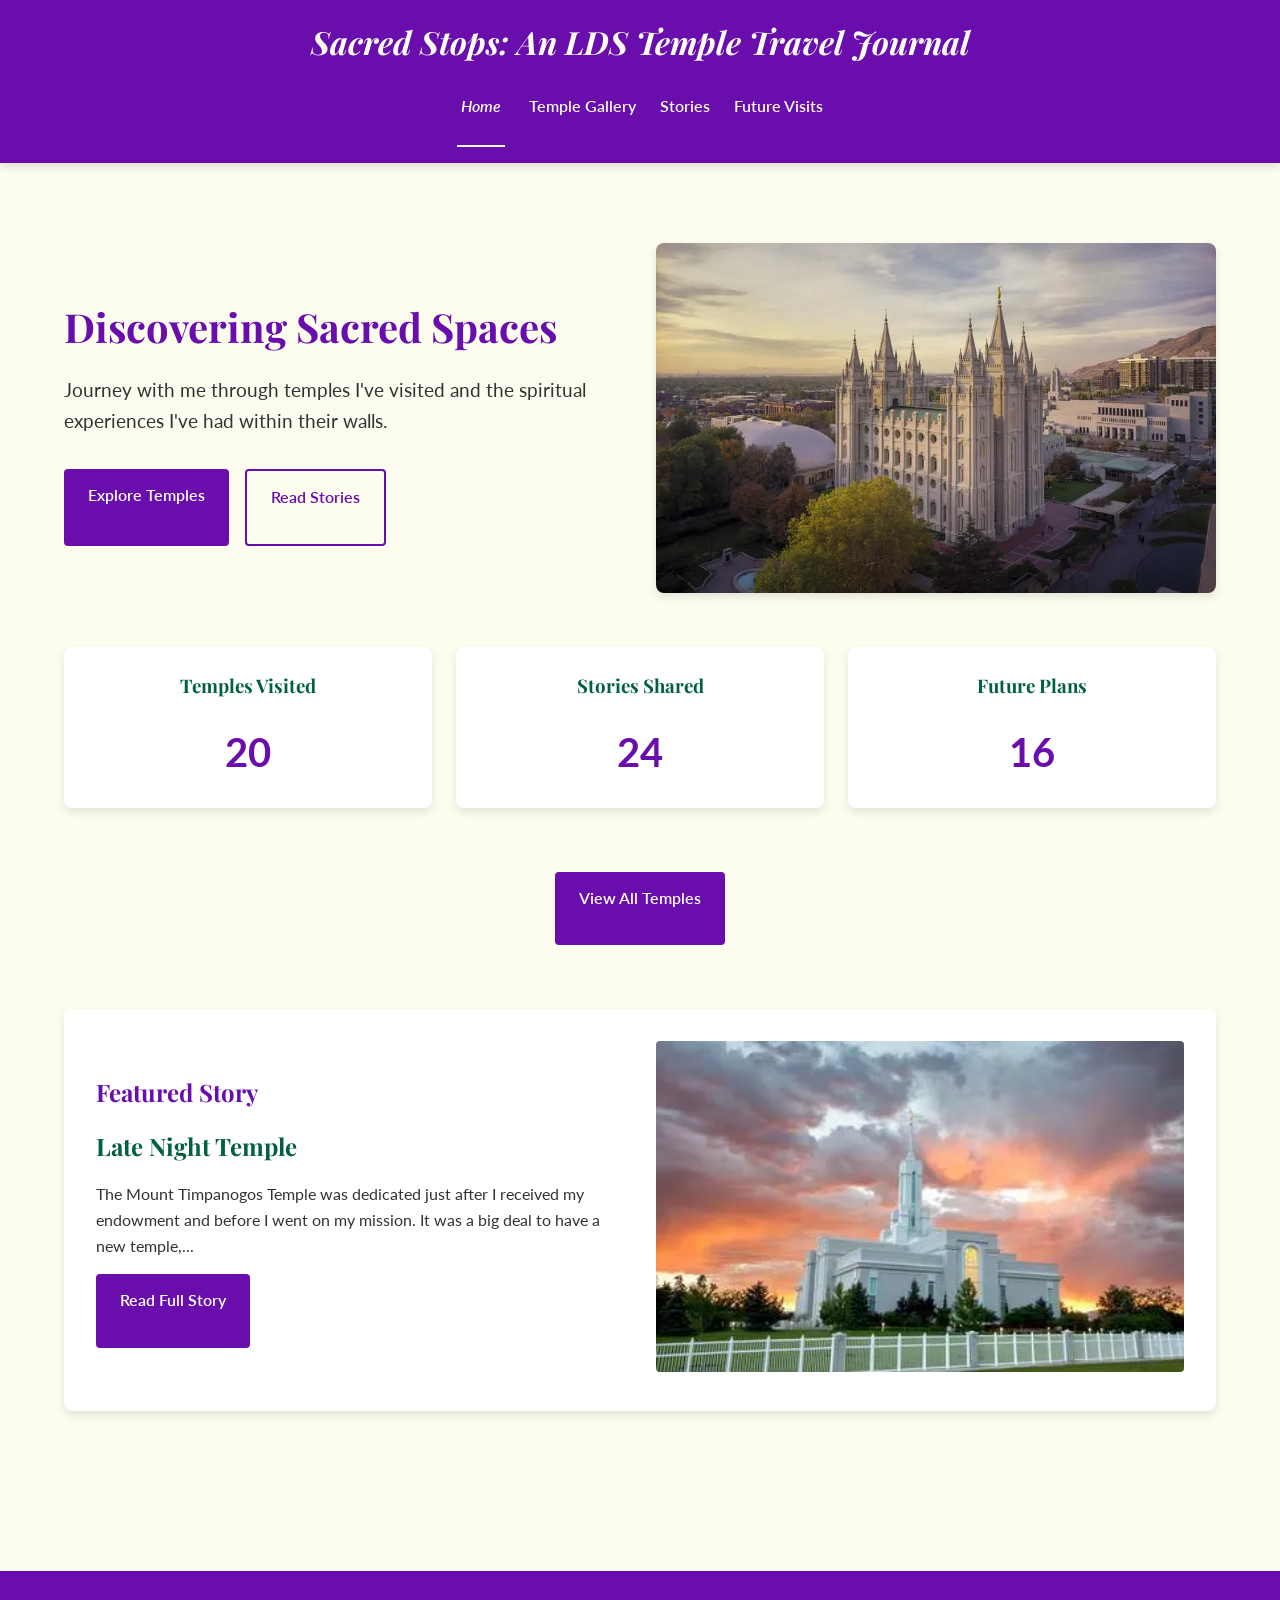
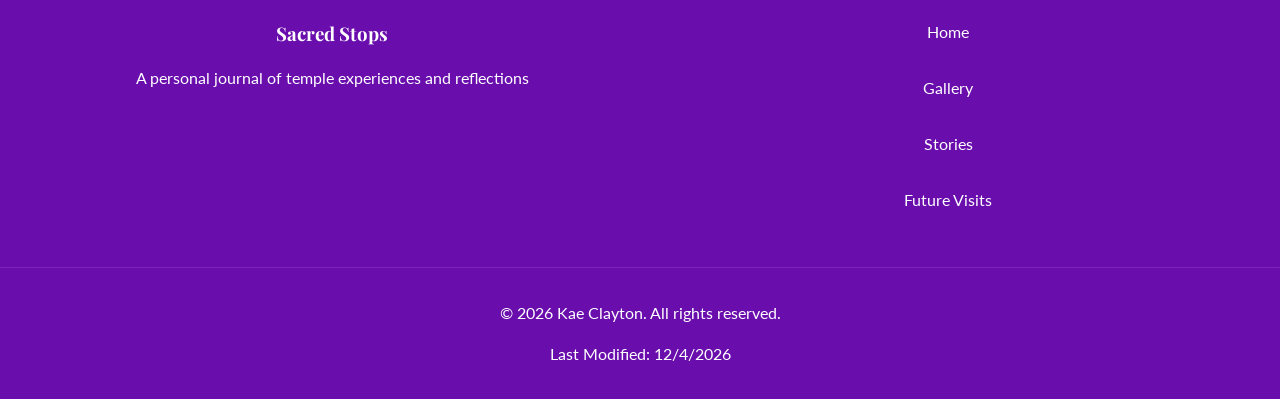
<file: index.html>
<!DOCTYPE html>
<html lang="en">
<head>
    <meta charset="UTF-8">
    <meta name="viewport" content="width=device-width, initial-scale=1.0">
    <title>Sacred Stops: An LDS Temple Travel Journal</title>
    <meta name="author" content="Kae Clayton">
    <meta name="description" content="A site with pictures and stories of temples I have traveled to and visited">
    <link rel="preconnect" href="https://fonts.googleapis.com">
    <link rel="preconnect" href="https://fonts.gstatic.com" crossorigin>
    <link href="https://fonts.googleapis.com/css2?family=Lato:ital@0;1&family=Playfair+Display:ital@0;1&display=swap" rel="stylesheet">
    <link rel="stylesheet" href="styles/main.css">
    <link rel="stylesheet" href="styles/home.css">
    <script src="scripts/main.js" defer></script>
</head>
<body class="home-page">
    <header>
        <h1>Sacred Stops: An LDS Temple Travel Journal</h1>
        <nav>
            <a href="index.html" class="active">Home</a>
            <a href="gallery.html">Temple Gallery</a>
            <a href="stories.html">Stories</a>
            <a href="future.html">Future Visits</a>
        </nav>
    </header>
    <main class="container">
        <section class="hero">
            <div class="hero-content">
                <h2>Discovering Sacred Spaces</h2>
                <p>Journey with me through temples I've visited and the spiritual experiences I've had within their walls.
                </p>
                <div class="hero-buttons">
                    <a href="gallery.html" class="btn">Explore Temples</a>
                    <a href="stories.html" class="btn btn-outline">Read Stories</a>
                </div>
            </div>
            <div class="hero-image">
                <img src="images/salt-lake-hero.webp" alt="Salt Lake Temple" onerror="this.src='images/salt-lake-hero.jpg'">
            </div>
        </section>
    
        <section class="stats">
            <div class="stat-card">
                <h3>Temples Visited</h3>
                <p class="stat-number" id="visited-count">20</p>
            </div>
            <div class="stat-card">
                <h3>Stories Shared</h3>
                <p class="stat-number" id="stories-count">23</p>
            </div>
            <div class="stat-card">
                <h3>Future Plans</h3>
                <p class="stat-number" id="future-count">16</p>
            </div>
        </section>
    
        <section class="featured-temples">
            <a href="gallery.html" class="btn">View All Temples</a>
        </section>
    
        <section class="featured-story">
            <div class="story-content">
                <h2>Featured Story</h2>
                <h3 id="featured-story-title">Finally Visiting St. George</h3>
                <p id="featured-story-excerpt">After years of trying, I finally got to visit the St. George Temple. The
                    experience was more emotional than I ever expected...</p>
                <a href="stories.html" id="featured-story-link" class="btn">Read Full Story</a>
            </div>
            <div class="story-image">
                <img src="images/st-george-temple.webp" alt="St. George Temple" id="featured-story-image" loading="lazy">
            </div>
        </section>
    </main>
    
    <footer>
        <div class="footer-content">
            <div class="footer-about">
                <h3>Sacred Stops</h3>
                <p>A personal journal of temple experiences and reflections</p>
            </div>
            <div class="footer-links">
                <a href="index.html">Home</a>
                <a href="gallery.html">Gallery</a>
                <a href="stories.html">Stories</a>
                <a href="future.html">Future Visits</a>
            </div>
            </div>
        </div>
        <div class="footer-copyright">
            <p>&copy; <span id="current-year"></span> Kae Clayton. All rights reserved.</p>
            <p id="lastModified"></p>
        </div>
    </footer>
</body>
</html>
</file>
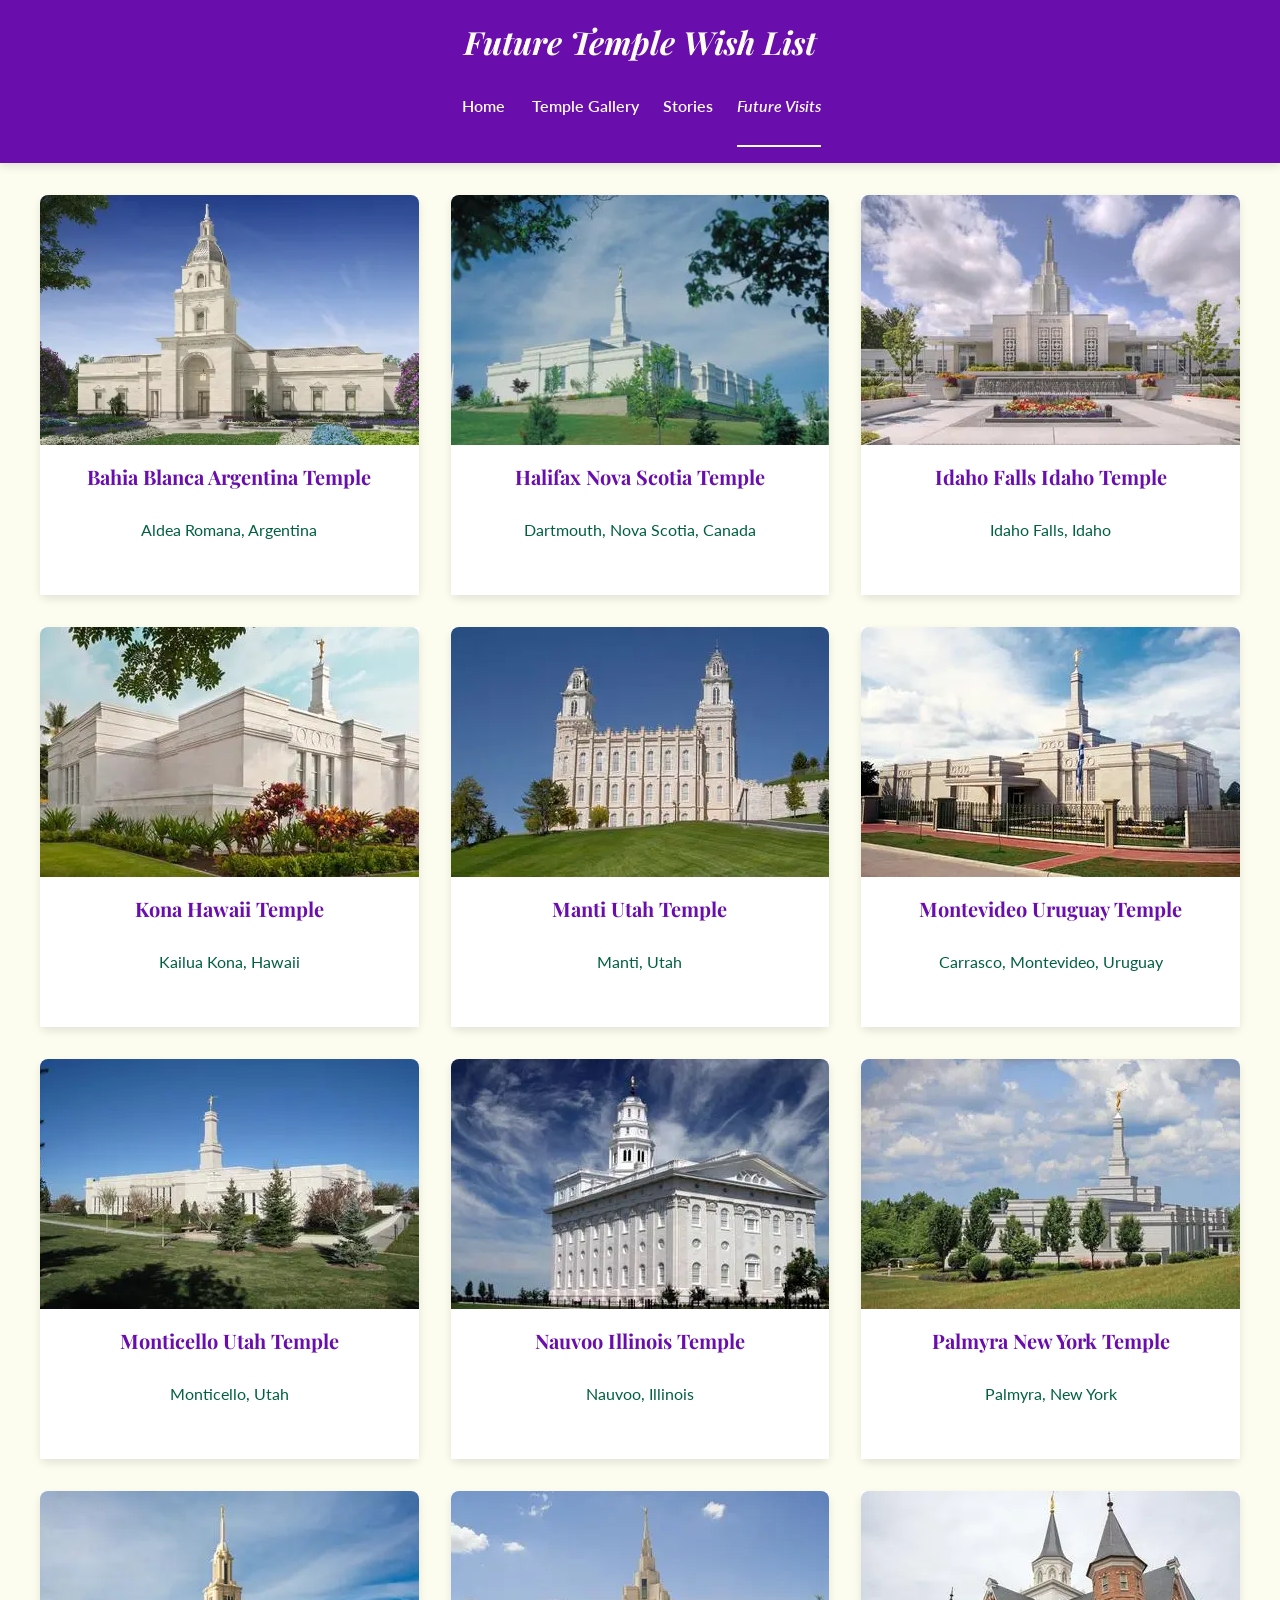
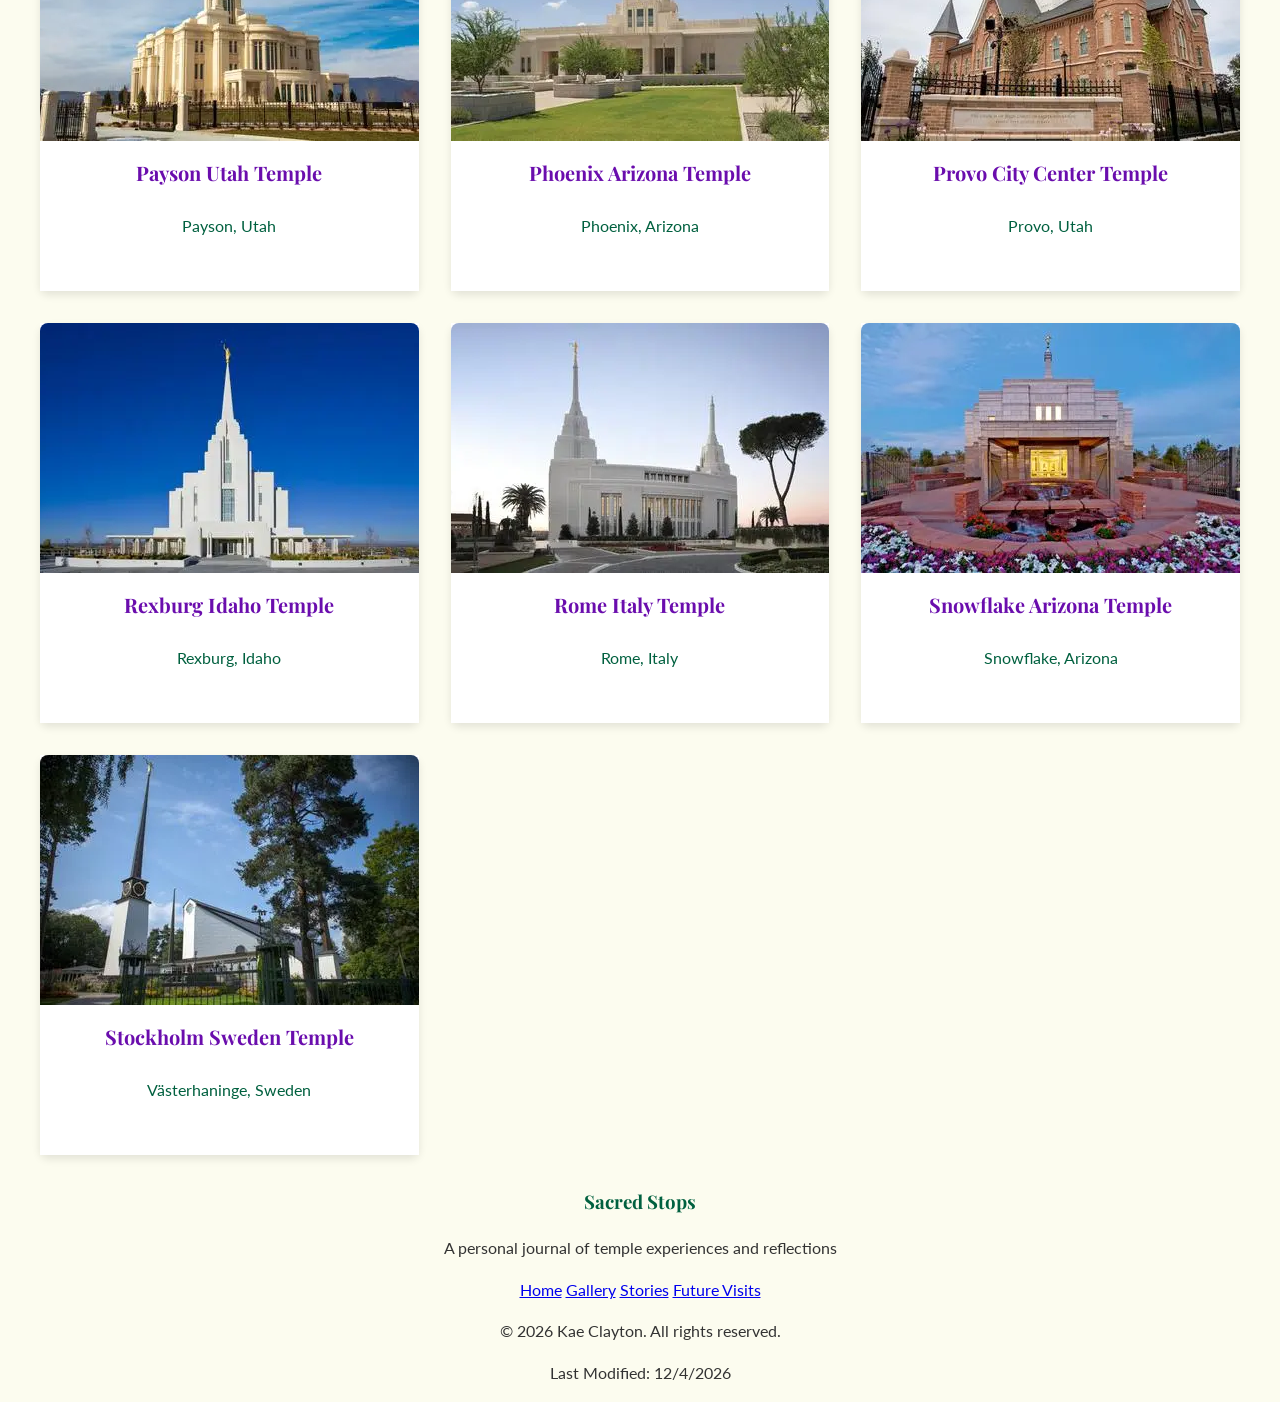
<file: future.html>
<!DOCTYPE html>
<html lang="en">
<head>
    <meta charset="UTF-8">
    <meta name="viewport" content="width=device-width, initial-scale=1.0">
    <title>Sacred Stops: Future Temples Wish List</title>
    <meta name="author" content="Kae Clayton">
    <meta name="description" content="A site with stories of the temples that have been visited">
    <link rel="preconnect" href="https://fonts.googleapis.com">
    <link rel="preconnect" href="https://fonts.gstatic.com" crossorigin>
    <link href="https://fonts.googleapis.com/css2?family=Lato:ital@0;1&family=Playfair+Display:ital@0;1&display=swap" rel="stylesheet">
    <link rel="stylesheet" href="styles/main.css">
    <link rel="stylesheet" href="styles/temple-card.css">
    <script src="scripts/main.js" defer></script>
</head>
<body>
    <header>
        <h1>Future Temple Wish List</h1>
        <nav>
            <a href="index.html">Home</a>
            <a href="gallery.html">Temple Gallery</a>
            <a href="stories.html">Stories</a>
            <a href="future.html" class="active">Future Visits</a>
        </nav>
    </header>
    <div class="gallery-container">
        <div class="temple-card" data-id="21">
            <img src="images/bahia-blanca-temple.webp" alt="Bahia Blanca Argentina Temple" loading="lazy" onerror="this.src='images/bahia-blanca-temple.jpg'">
            <h3>Bahia Blanca Argentina Temple</h3>
            <p>Aldea Romana, Argentina</p>
        </div>
        <div class="temple-card" data-id="22">
            <img src="images/halifax-nova-scotia-temple.webp" alt="Halifax Nova Scotia Temple" loading="lazy" onerror="this.src='images/halifax-nova-scotia-temple.jpg'">
            <h3>Halifax Nova Scotia Temple</h3>
            <p>Dartmouth, Nova Scotia, Canada</p>
        </div>
        <div class="temple-card" data-id="23">
            <img src="images/idaho-falls-temple.webp" alt="Idaho Falls Idaho Temple" loading="lazy" onerror="this.src='images/idaho-falls-temple.jpg'">
            <h3>Idaho Falls Idaho Temple</h3>
            <p>Idaho Falls, Idaho</p>
        </div>
        <div class="temple-card" data-id="24">
            <img src="images/kona-hawaii-temple.webp" alt="Kona Hawaii Temple" loading="lazy" onerror="this.src='images/kona-hawaii-temple.jpg'">
            <h3>Kona Hawaii Temple</h3>
            <p>Kailua Kona, Hawaii</p>
        </div>
        <div class="temple-card" data-id="25">
            <img src="images/manti-utah-temple.webp" alt="Manti Utah Temple" loading="lazy" onerror="this.src='images/manti-utah-temple.jpg'">
            <h3>Manti Utah Temple</h3>
            <p>Manti, Utah</p>
        </div>
        <div class="temple-card" data-id="26">
            <img src="images/montevideo-uruguay-temple.webp" alt="Montevideo Uruguay Temple" loading="lazy" onerror="this.src='images/montevideo-uruguay-temple.jpg'">
            <h3>Montevideo Uruguay Temple</h3>
            <p>Carrasco, Montevideo, Uruguay</p>
        </div>
        <div class="temple-card" data-id="27">
            <img src="images/monticello-utah-temple.webp" alt="Monticello Utah Temple" loading="lazy" onerror="this.src='images/monticello-utah-temple.jpg'">
            <h3>Monticello Utah Temple</h3>
            <p>Monticello, Utah</p>
        </div>
        <div class="temple-card" data-id="28">
            <img src="images/nauvoo-illinois-temple.webp" alt="Nauvoo Illinois Temple" loading="lazy" onerror="this.src='images/nauvoo-illinois-temple.jpg'">
            <h3>Nauvoo Illinois Temple</h3>
            <p>Nauvoo, Illinois</p>
        </div>
        <div class="temple-card" data-id="29">
            <img src="images/palmyra-new-york-temple.webp" alt="Palmyra New York Temple" loading="lazy" onerror="this.src='images/palmyra-new-york-temple.jpg'">
            <h3>Palmyra New York Temple</h3>
            <p>Palmyra, New York</p>
        </div>
        <div class="temple-card" data-id="30">
            <img src="images/payson-utah-temple.webp" alt="Payson Utah Temple" loading="lazy" onerror="this.src='images/payson-utah-temple.jpg'">
            <h3>Payson Utah Temple</h3>
            <p>Payson, Utah</p>
        </div>
        <div class="temple-card" data-id="31">
            <img src="images/phoenix-arizona-temple.webp" alt="Phoenix Arizona Temple" loading="lazy" onerror="this.src='images/phoenix-arizona-temple.jpg'">
            <h3>Phoenix Arizona Temple</h3>
            <p>Phoenix, Arizona</p>
        </div>
        <div class="temple-card" data-id="32">
            <img src="images/provo-city-center-temple.webp" alt="Provo City Center Temple" loading="lazy" onerror="this.src='images/provo-city-center-temple.jpg'">
            <h3>Provo City Center Temple</h3>
            <p>Provo, Utah</p>
        </div>
        <div class="temple-card" data-id="33">
            <img src="images/rexburg-idaho-temple.webp" alt="Rexburg Idaho Temple" loading="lazy" onerror="this.src='images/rexburg-idaho-temple.jpg'">
            <h3>Rexburg Idaho Temple</h3>
            <p>Rexburg, Idaho</p>
        </div>
        <div class="temple-card" data-id="34">
            <img src="images/rome-italy-temple.webp" alt="Rome Italy Temple" loading="lazy" onerror="this.src='images/rome-italy-temple.jpg'">
            <h3>Rome Italy Temple</h3>
            <p>Rome, Italy</p>
        </div>
        <div class="temple-card" data-id="35">
            <img src="images/snowflake-arizona-temple.webp" alt="Snowflake Arizona Temple" loading="lazy" onerror="this.src='images/snowflake-arizona-temple.jpg'">
            <h3>Snowflake Arizona Temple</h3>
            <p>Snowflake, Arizona</p>
        </div>
        <div class="temple-card" data-id="36">
            <img src="images/stockholm-sweden-temple.webp" alt="Stockholm Sweden Temple" loading="lazy" onerror="this.src='images/stockholm-sweden-temple.jpg'">
            <h3>Stockholm Sweden Temple</h3>
            <p>Västerhaninge, Sweden</p>
        </div>
    </div>
    <footer>
        <div class="footer-content">
            <div class="footer-about">
                <h3>Sacred Stops</h3>
                <p>A personal journal of temple experiences and reflections</p>
            </div>
            <div class="footer-links">
                <a href="index.html">Home</a>
                <a href="gallery.html">Gallery</a>
                <a href="stories.html">Stories</a>
                <a href="future.html">Future Visits</a>
            </div>
        </div>
        </div>
        <div class="footer-copyright">
            <p>&copy; <span id="current-year"></span> Kae Clayton. All rights reserved.</p>
            <p id="lastModified"></p>
        </div>
    </footer>
</body>
</html>
</file>
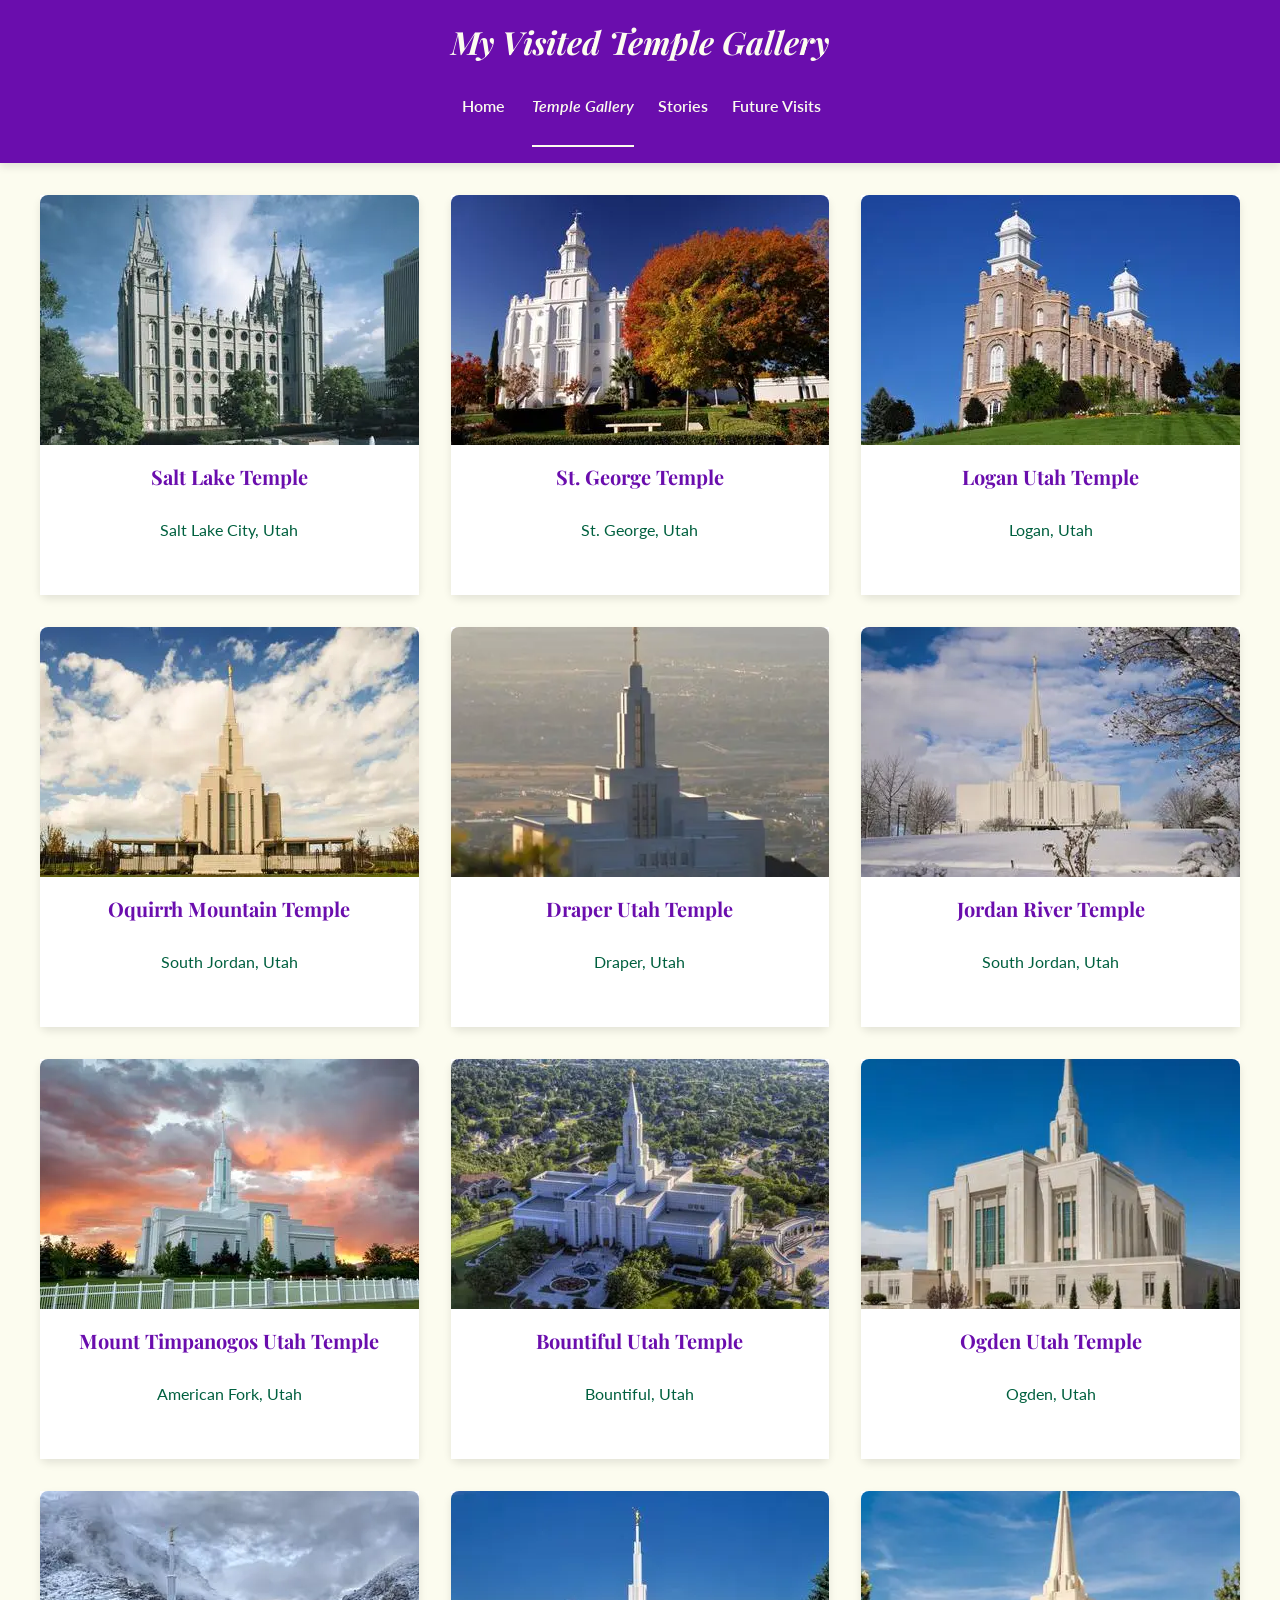
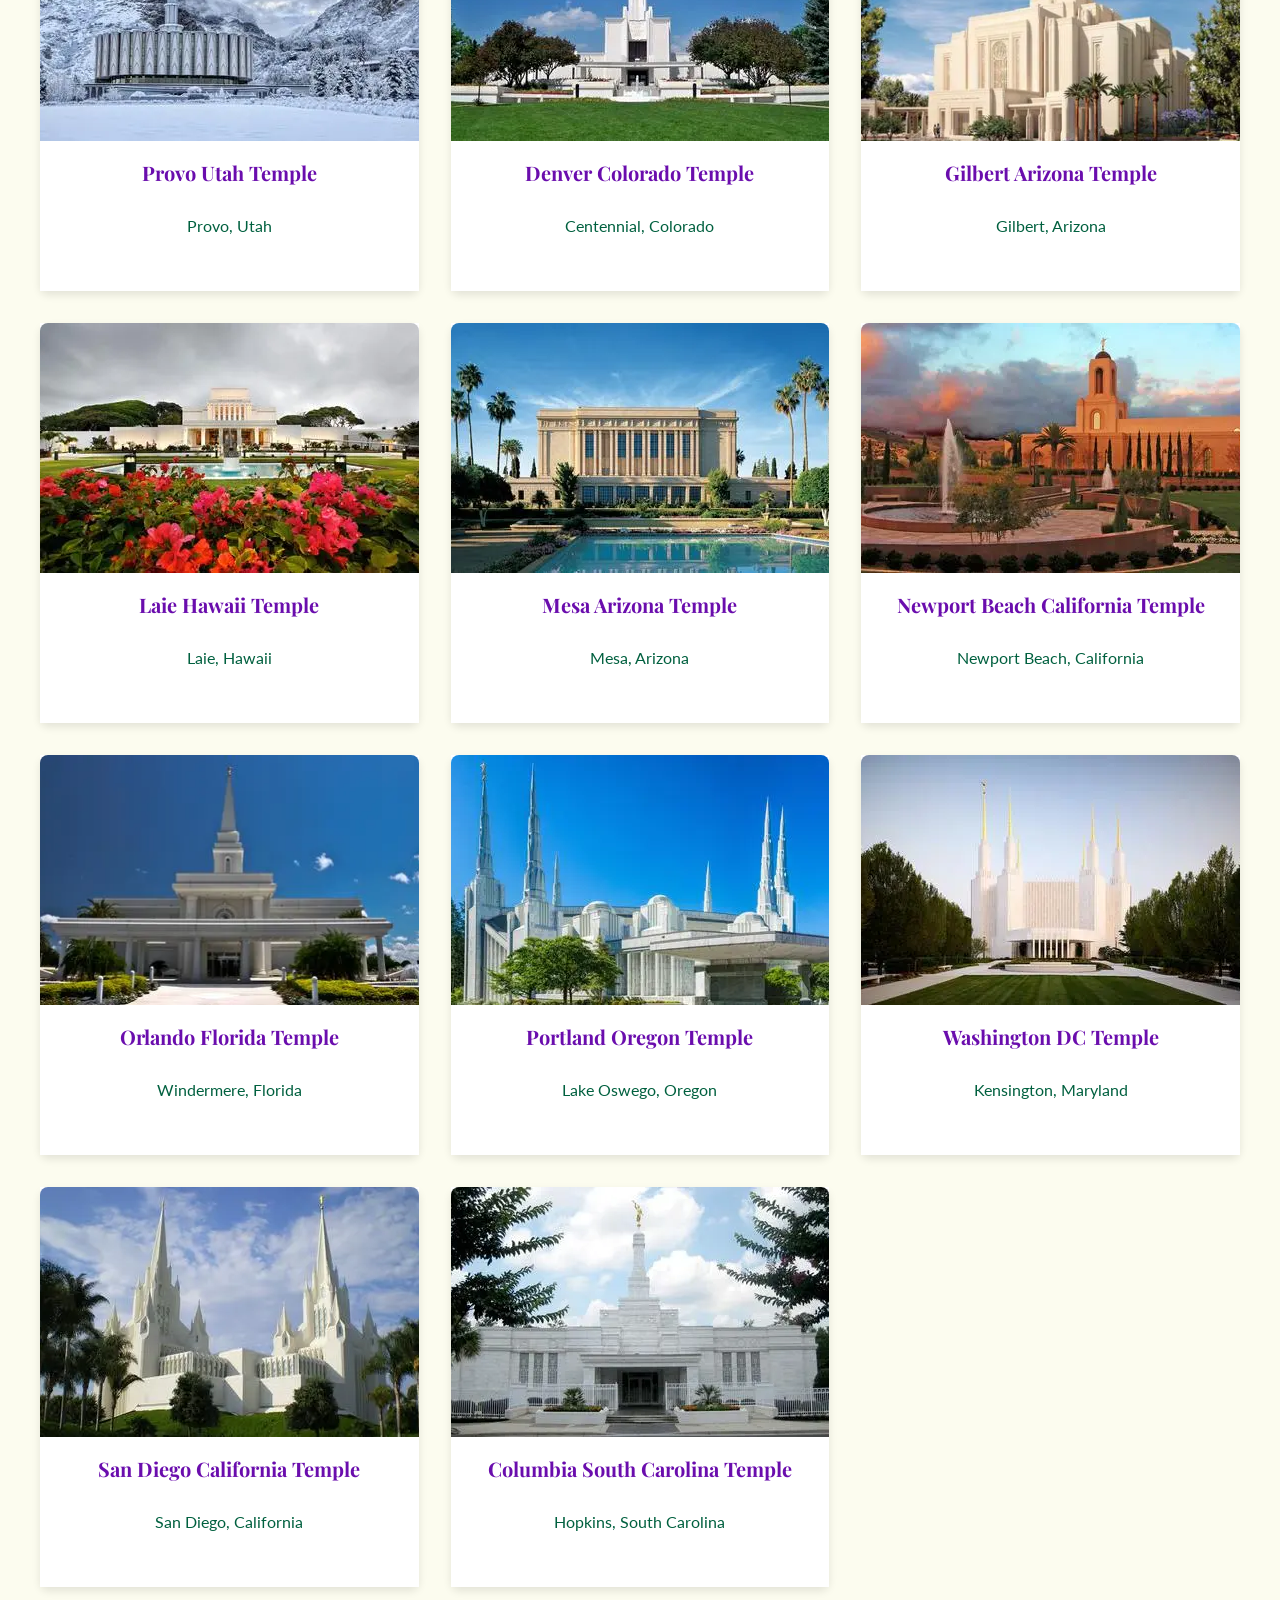
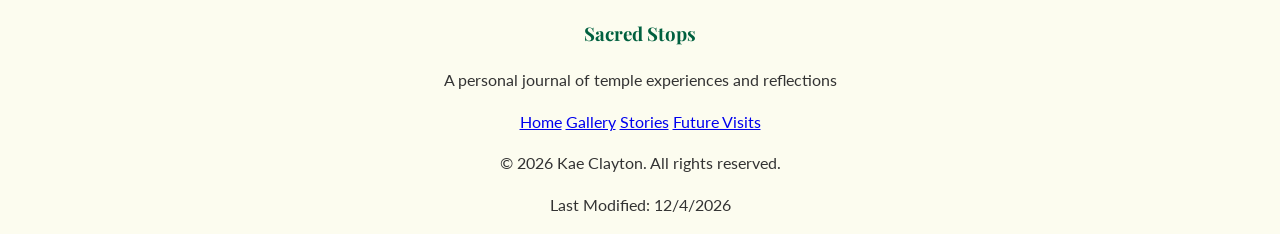
<file: gallery.html>
<!DOCTYPE html>
<html lang="en">
<head>
    <meta charset="UTF-8">
    <meta name="viewport" content="width=device-width, initial-scale=1.0">
    <title>Sacred Stops: Temple Gallery</title>
    <meta name="author" content="Kae Clayton">
    <meta name="description" content="A site with stories of the temples that have been visited">
    <link rel="preconnect" href="https://fonts.googleapis.com">
    <link rel="preconnect" href="https://fonts.gstatic.com" crossorigin>
    <link href="https://fonts.googleapis.com/css2?family=Lato:ital@0;1&family=Playfair+Display:ital@0;1&display=swap" rel="stylesheet">
    <link rel="stylesheet" href="styles/main.css">
    <link rel="stylesheet" href="styles/temple-card.css">
    <script src="scripts/main.js" defer></script>
</head>
<body>
    <header>
        <h1>My Visited Temple Gallery</h1>
        <nav>
            <a href="index.html">Home</a>
            <a href="gallery.html" class="active">Temple Gallery</a>
            <a href="stories.html">Stories</a>
            <a href="future.html">Future Visits</a>
        </nav>
    </header>
    <div class="gallery-container">
        <div class="temple-card" data-id="1">
            <img src="images/salt-lake-temple.webp" alt="Salt Lake Temple" loading="lazy" onerror="this.src='images/salt-lake-temple.jpg'">
            <h3>Salt Lake Temple</h3>
            <p>Salt Lake City, Utah</p>
        </div>
        <div class="temple-card" data-id="2">
            <img src="images/st-george-temple.webp" alt="St. George Temple" loading="lazy" onerror="this.src='images/st-george-temple.jpg'">
            <h3>St. George Temple</h3>
            <p>St. George, Utah</p>
        </div>
        <div class="temple-card" data-id="3">
            <img src="images/logan-utah-temple.webp" alt="Logan Utah Temple" loading="lazy" onerror="this.src='images/logan-utah-temple.jpg'">
            <h3>Logan Utah Temple</h3>
            <p>Logan, Utah</p>
        </div>
        <div class="temple-card" data-id="4">
            <img src="images/oquirrh-mountain-temple.webp" alt="Oquirrh Mountain Temple" loading="lazy" onnerror="this.src='images/oquirrh-mountain-temple.jpg'">
            <h3>Oquirrh Mountain Temple</h3>
            <p>South Jordan, Utah</p>
        </div>
        <div class="temple-card" data-id="5">
            <img src="images/draper-utah-temple.webp" alt="Draper Utah Temple" loading="lazy" onnerror="this.src='images/draper-utah-temple.jpg'">
            <h3>Draper Utah Temple</h3>
            <p>Draper, Utah</p>
        </div>
        <div class="temple-card" data-id="6">
            <img src="images/jordan-river-temple.webp" alt="Jordan River Temple" loading="lazy" onnerror="this.src='images/jordan-river-temple.jpg'">
            <h3>Jordan River Temple</h3>
            <p>South Jordan, Utah</p>
        </div>
        <div class="temple-card" data-id="7">
            <img src="images/mount-timpanogos-temple.webp" alt="Mount Timpanogos Utah Temple" loading="lazy" onnerror="this.src='images/mount-timpanogos-temple.jpg'">
            <h3>Mount Timpanogos Utah Temple</h3>
            <p>American Fork, Utah</p>
        </div>
        <div class="temple-card" data-id="8">
            <img src="images/bountiful-utah-temple.webp" alt="Bountiful Utah Temple" loading="lazy" onnerror="this.src='images/bountiful-utah-temple.jpg'">
            <h3>Bountiful Utah Temple</h3>
            <p>Bountiful, Utah</p>
        </div>
        <div class="temple-card" data-id="9">
            <img src="images/ogden-utah-temple.webp" alt="Ogden Utah Temple" loading="lazy" onnerror="this.src='images/ogden-utah-temple.jpg'">
            <h3>Ogden Utah Temple</h3>
            <p>Ogden, Utah</p>
        </div>
        <div class="temple-card" data-id="10">
            <img src="images/provo-utah-temple.webp" alt="Provo Utah Temple" loading="lazy" onnerror="this.src='images/provo-utah-temple.jpg'">
            <h3>Provo Utah Temple</h3>
            <p>Provo, Utah</p>
        </div>
        <div class="temple-card" data-id="11">
            <img src="images/denver-colorado-temple.webp" alt="Denver Colorado Temple" loading="lazy" onnerror="this.src='images/denver-colorado-temple.jpg'">
            <h3>Denver Colorado Temple</h3>
            <p>Centennial, Colorado</p>
        </div>
        <div class="temple-card" data-id="12">
            <img src="images/gilbert-arizona-temple.webp" alt="Gilbert Arizona Temple" loading="lazy" onnerror="this.src='images/gilbert-arizona-temple.jpg'">
            <h3>Gilbert Arizona Temple</h3>
            <p>Gilbert, Arizona</p>
        </div>
        <div class="temple-card" data-id="13">
            <img src="images/laie-hawaii-temple.webp" alt="Laie Hawaii Temple" loading="lazy" onnerror="this.src='images/laie-hawaii-temple.jpg'">
            <h3>Laie Hawaii Temple</h3>
            <p>Laie, Hawaii</p>
        </div>
        <div class="temple-card" data-id="14">
            <img src="images/mesa-arizona-temple.webp" alt="Mesa Arizona Temple" loading="lazy" onnerror="this.src='images/mesa-arizona-temple.jpeg'">
            <h3>Mesa Arizona Temple</h3>
            <p>Mesa, Arizona</p>
        </div>
        <div class="temple-card" data-id="15">
            <img src="images/newport-beach-temple.webp" alt="Newport Beach California Temple" loading="lazy" onnerror="this.src='images/newport-beach-temple.jpg'">
            <h3>Newport Beach California Temple</h3>
            <p>Newport Beach, California</p>
        </div>
        <div class="temple-card" data-id="16">
            <img src="images/orlando-florida-temple.webp" alt="Orlando Florida Temple" loading="lazy" onnerror="this.src='images/orlando-florida-temple.jpg'">
            <h3>Orlando Florida Temple</h3>
            <p>Windermere, Florida</p>
        </div>
        <div class="temple-card" data-id="17">
            <img src="images/portland-oregon-temple.webp" alt="Portland Oregon Temple" loading="lazy" onnerror="this.src='images/portland-oregon-temple.jpg'">
            <h3>Portland Oregon Temple</h3>
            <p>Lake Oswego, Oregon</p>
        </div>
        <div class="temple-card" data-id="18">
            <img src="images/washington-dc-temple.webp" alt="Washington DC Temple" loading="lazy" onnerror="this.src='images/washington-dc-temple.jpeg'">
            <h3>Washington DC Temple</h3>
            <p>Kensington, Maryland</p>
        </div>
        <div class="temple-card" data-id="19">
            <img src="images/san-diego-temple.webp" alt="San Diego California Temple" loading="lazy" onnerror="this.src='images/san-diego-temple.jpg'">
            <h3>San Diego California Temple</h3>
            <p>San Diego, California</p>
        </div>

        <div class="temple-card" data-id="20">
            <img src="images/columbia-south-carolina-temple.webp" alt="Columbia South Carolina Temple" loading="lazy" onnerror="this.src='images/columbia-south-carolina-temple.jpg'">
            <h3>Columbia South Carolina Temple</h3>
            <p>Hopkins, South Carolina</p>
        </div>

    </div>
    <footer>
        <div class="footer-content">
            <div class="footer-about">
                <h3>Sacred Stops</h3>
                <p>A personal journal of temple experiences and reflections</p>
            </div>
            <div class="footer-links">
                <a href="index.html">Home</a>
                <a href="gallery.html">Gallery</a>
                <a href="stories.html">Stories</a>
                <a href="future.html">Future Visits</a>
            </div>
        </div>
        </div>
        <div class="footer-copyright">
            <p>&copy; <span id="current-year"></span> Kae Clayton. All rights reserved.</p>
            <p id="lastModified"></p>
        </div>
    </footer>
</body>
</html>
</file>
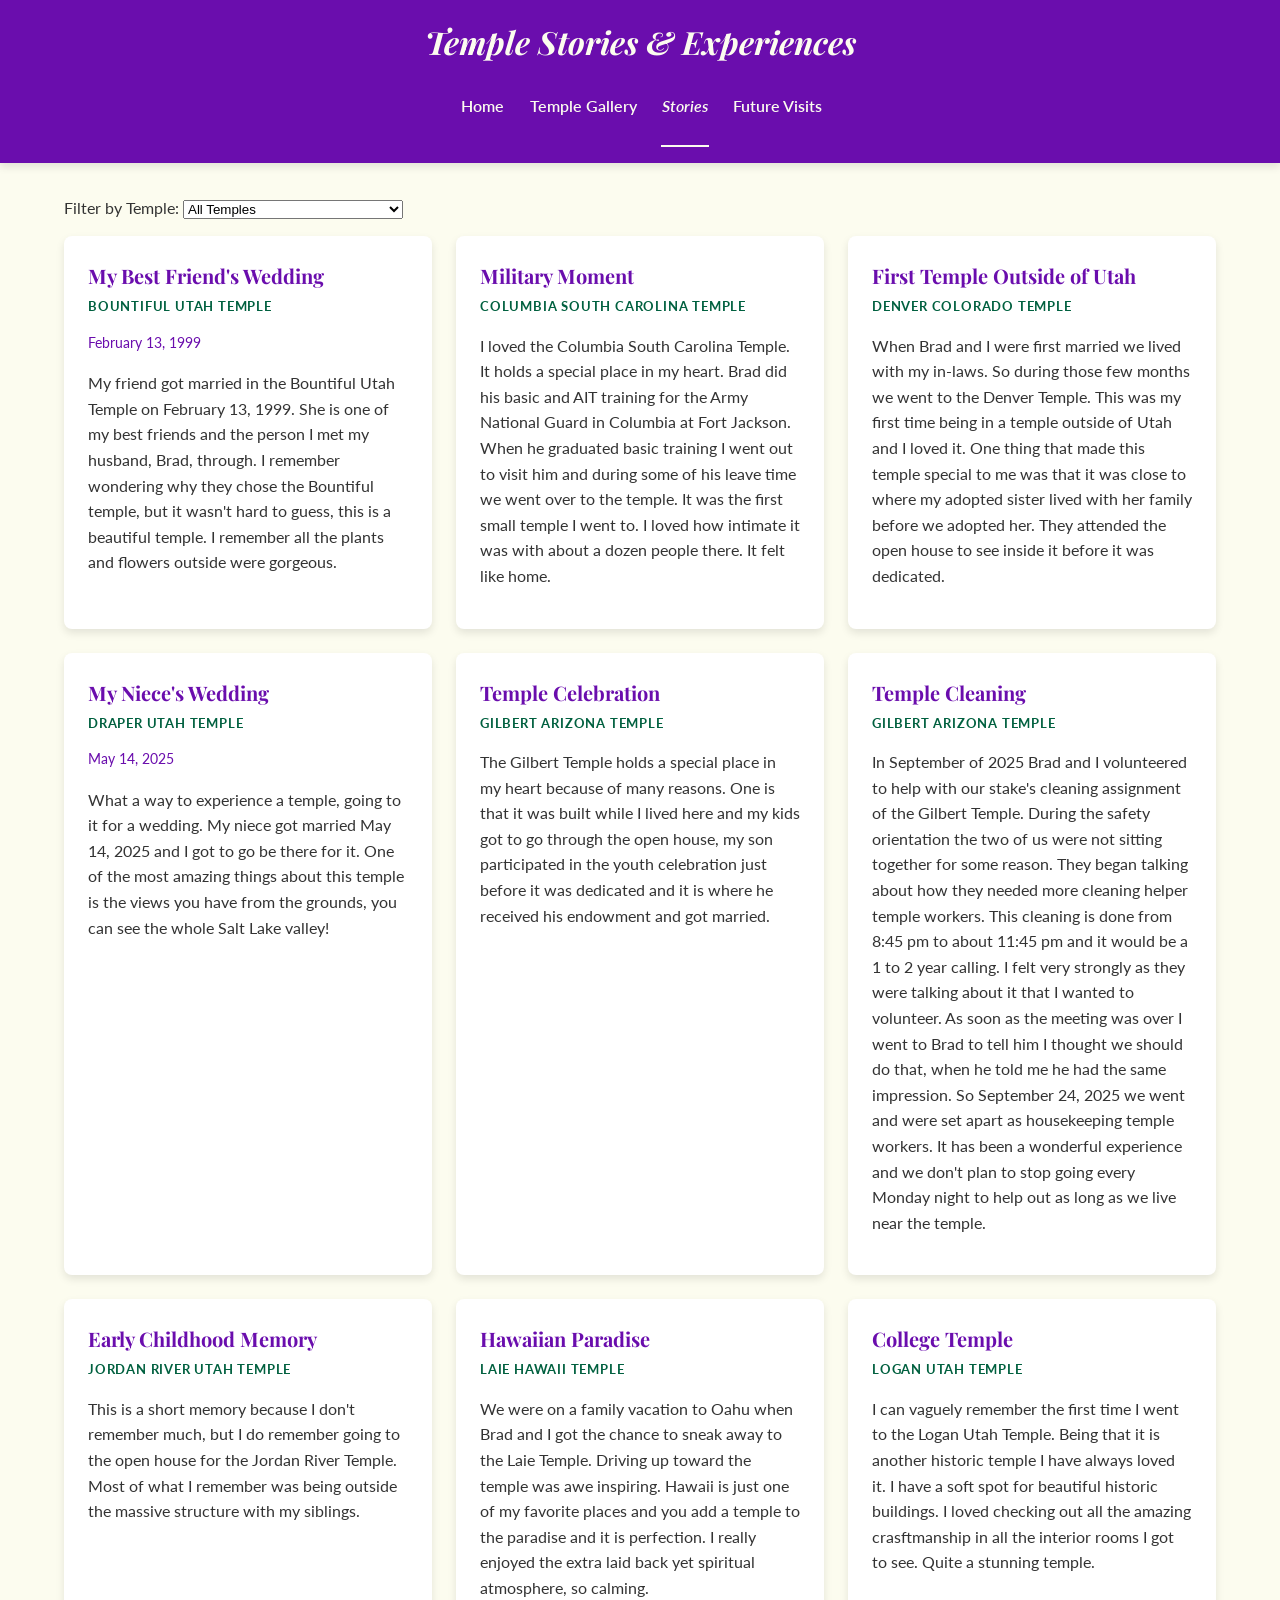
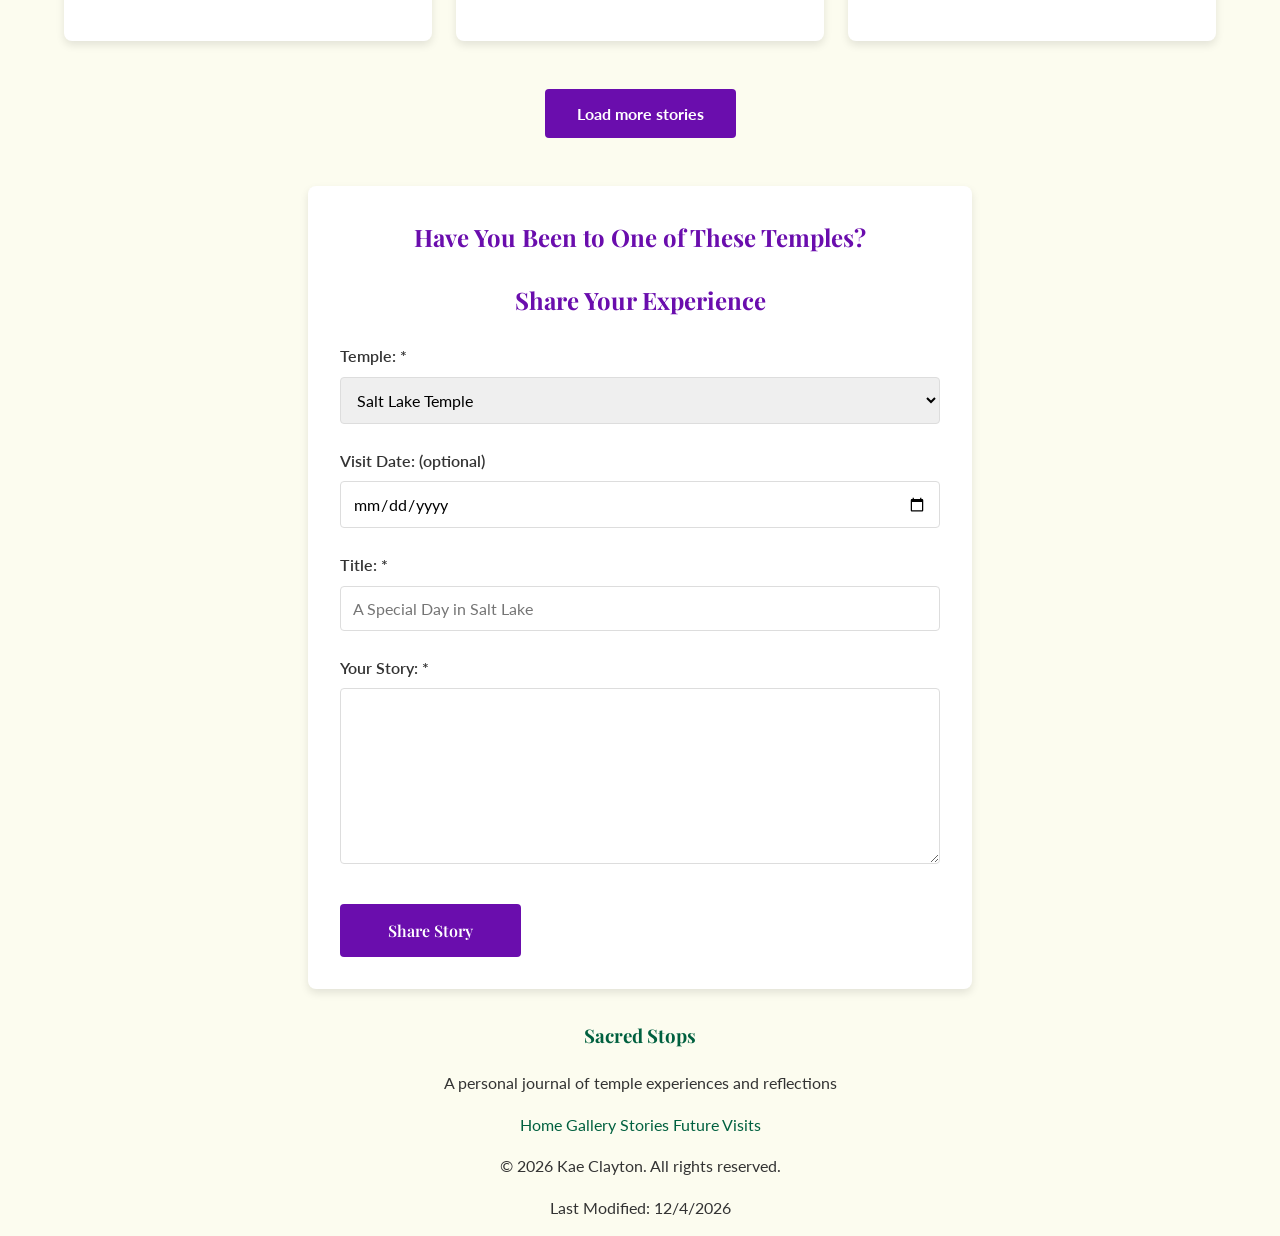
<file: stories.html>
<!DOCTYPE html>
<html lang="en">
<head>
    <meta charset="UTF-8">
    <meta name="viewport" content="width=device-width, initial-scale=1.0">
    <title>Sacred Stops: Temple Stories</title>
    <meta name="author" content="Kae Clayton">
    <meta name="description" content="A site with stories of the temples that have been visited">
    <link rel="preconnect" href="https://fonts.googleapis.com">
    <link rel="preconnect" href="https://fonts.gstatic.com" crossorigin>
    <link href="https://fonts.googleapis.com/css2?family=Lato:ital@0;1&family=Playfair+Display:ital@0;1&display=swap" rel="stylesheet">
    <link rel="stylesheet" href="styles/main.css">
    <link rel="stylesheet" href="styles/stories.css">
    <script src="scripts/stories.js" defer></script>
    <script src="scripts/main.js" defer></script>
</head>
<body>
    <header>
        <h1>Temple Stories & Experiences</h1>
        <nav>
            <a href="index.html">Home</a>
            <a href="gallery.html">Temple Gallery</a>
            <a href="stories.html" class="active">Stories</a>
            <a href="future.html">Future Visits</a>
        </nav>
    </header>
    <main class="container">
        <section class="story-filters">
            <div class="filter-group">
                <label for="temple-filter">Filter by Temple:</label>
                <select id="temple-filter">
                    <option value="all">All Temples</option>
                    <!-- Options added by JavaScript -->
                </select>
            </div>
            <div class="filter-group">

            </div>
        </section>

        <div class="stories-container" id="stories-list">
            <!-- Stories will be inserted here by JavaScript -->
            <div class="loading">Loading stories...</div>
        </div>
        
        <section class="add-story">
            <h2>Have You Been to One of These Temples?</h2>
            <h2>Share Your Experience</h2>
            <form id="story-form">
                <div class="form-group">
                    <label for="story-temple">Temple: *</label>
                    <select id="story-temple" required>
                        <!-- Options will be added by JavaScript -->
                    </select>
                </div>
                <div class="form-group">
                    <label for="story-date">Visit Date: (optional)</label>
                    <input type="date" id="story-date">
                </div>
                <div class="form-group">
                    <label for="story-title">Title: *</label>
                    <input type="text" id="story-title" placeholder="A Special Day in Salt Lake" required>
                </div>
                <div class="form-group">
                    <label for="story-content">Your Story: *</label>
                    <textarea id="story-content" rows="6" required></textarea>
                </div>
                <button type="submit">Share Story</button>
            </form>
        </section>
    </main>
    <footer>
        <div class="footer-content">
            <div class="footer-about">
                <h3>Sacred Stops</h3>
                <p>A personal journal of temple experiences and reflections</p>
            </div>
            <div class="footer-links">
                <a href="index.html">Home</a>
                <a href="gallery.html">Gallery</a>
                <a href="stories.html">Stories</a>
                <a href="future.html">Future Visits</a>
            </div>
        </div>
        </div>
        <div class="footer-copyright">
            <p>&copy; <span id="current-year"></span> Kae Clayton. All rights reserved.</p>
            <p id="lastModified"></p>
        </div>
    </footer>
</body>
</html>
</file>
<file: styles/main.css>
:root {
    --jade: #00603F;
    --charcoal: #333333;
    --cream: #FCFCEF;
    --plum: #6A0DAD;
    --soft-shadow: 0 4px 8px rgba(0, 0, 0, 0.1);
}

body {
    font-family: 'Lato', sans-serif;
    line-height: 1.6;
    color: var(--charcoal);
    background-color: var(--cream);
    margin: 0;
    padding: 0;
}

h1,
h2,
h3 {
    font-family: 'Playfair Display', serif;
    margin-top: 0;
}

h1 {
    color: var(--cream);
    font-style: italic;
}

h2,
h3 {
    color: var(--jade);
    border-bottom: none;
}

.container {
    width: 90%;
    max-width: 1200px;
    margin: 0 auto;
    padding: 2rem 0;
}

header {
    background-color: var(--plum);
    color: var(--cream);
    box-shadow: var(--soft-shadow);
    padding: 1rem 0;
    text-align: center;
}

header nav {
    margin-top: 1rem;
    display: flex;
    flex-wrap: wrap;
    justify-content: center;
    gap: 0.25rem 1.5rem;
}


header nav a {
    color: var(--cream);
    padding: 0.25rem 0;
    white-space: nowrap;
    text-decoration: none;
    font-weight: 600;
    transition: opacity 0.3s ease;
}

header nav a:hover {
    opacity: 0.8;
}

header nav a.active {
    border-bottom: 2px solid var(--cream);
    font-style: italic;
}

footer {
    text-align: center;
}

/* Gallery Container */
.gallery-container {
    display: grid;
    grid-template-columns: repeat(auto-fill, minmax(min(300px, 100%), 1fr));
    gap: 2rem;
    padding: 2rem;
    max-width: 1200px;
    margin: 0 auto;
}

/* Temple Card Content Styling */
.temple-card h3 {
    color: var(--plum);
    text-align: center;
    margin: 1rem 1rem 0.5rem;
    font-size: 1.25rem;
}

.temple-card-back h3 {
    color: var(--plum);
    margin: 0 0 1rem 0;
    padding: 0 0.5rem;
    text-align: center;
}
.temple-card-front p {
    color: var(--jade);
    text-align: center;
}
.temple-card-back p {
    margin: 0.5rem 0;
    padding: 0 0.5rem;
    font-size: 0.9rem;
    line-height: 1.5;
}

.temple-features {
    margin-top: 1rem;
    padding: 0 0.5rem;
}

.temple-features ul {
    padding-left: 1.2rem;
    margin: 0.5rem 0;
}

.temple-features li {
    font-size: 0.85rem;
    margin-bottom: 0.5rem;
    line-height: 1.4;
}

a,
button {
    min-height: 48px;
    min-width: 48px;
}
</file>
<file: styles/home.css>
.hero {
    display: flex;
    flex-direction: column;
    gap: 2rem;
    margin: 3rem 0;
}

.hero-content {
    text-align: center;
}

.hero-content h2 {
    font-size: 2.5rem;
    color: var(--plum);
    margin-bottom: 1rem;
}

.hero-content p {
    font-size: 1.2rem;
    max-width: 600px;
    margin: 0 auto 2rem;
}

.hero-image img {
    width: 100%;
    max-height: 400px;
    object-fit: cover;
    border-radius: 8px;
    box-shadow: var(--soft-shadow);
}

.hero-buttons {
    display: flex;
    gap: 1rem;
    justify-content: center;
}

.btn {
    display: inline-block;
    padding: 0.8rem 1.5rem;
    background-color: var(--plum);
    color: white;
    border-radius: 4px;
    text-decoration: none;
    font-weight: 600;
    transition: all 0.3s ease;
}

.btn:hover {
    background-color: #5a0a9a;
    transform: translateY(-2px);
}

.btn-outline {
    background-color: transparent;
    border: 2px solid var(--plum);
    color: var(--plum);
}

.btn-outline:hover {
    background-color: var(--plum);
    color: white;
}

.stats {
    display: grid;
    grid-template-columns: repeat(auto-fit, minmax(200px, 1fr));
    gap: 1.5rem;
    margin: 3rem 0;
}

.stat-card {
    background: white;
    padding: 1.5rem;
    border-radius: 8px;
    text-align: center;
    box-shadow: var(--soft-shadow);
}

.stat-number {
    font-size: 2.5rem;
    font-weight: 700;
    color: var(--plum);
    margin: 0.5rem 0 0;
}

.featured-temples {
    margin: 4rem 0;
    text-align: center;
}

.featured-temples h2 {
    margin-bottom: 2rem;
}

.temple-grid {
    display: grid;
    grid-template-columns: repeat(auto-fit, minmax(250px, 1fr));
    gap: 1.5rem;
    margin-bottom: 2rem;
}

.featured-story {
    display: flex;
    flex-direction: column;
    gap: 2rem;
    background: white;
    padding: 2rem;
    border-radius: 8px;
    box-shadow: var(--soft-shadow);
    margin: 4rem 0;
}

.story-content h2 {
    color: var(--plum);
    margin-bottom: 1rem;
}

.story-content h3 {
    font-size: 1.5rem;
    margin-bottom: 1rem;
}

.story-image img {
    width: 100%;
    border-radius: 4px;
}

footer {
    background-color: var(--plum);
    color: white;
    padding: 3rem 0 1rem;
    margin-top: 4rem;
}

.footer-content {
    display: grid;
    grid-template-columns: repeat(auto-fit, minmax(250px, 1fr));
    gap: 2rem;
    max-width: 1200px;
    margin: 0 auto;
    padding: 0 2rem;
}

.footer-about h3 {
    color: white;
    margin-bottom: 0.5rem;
}

.footer-links {
    display: flex;
    flex-direction: column;
    gap: 0.5rem;
}

.footer-links a {
    color: white;
    text-decoration: none;
}

.footer-links a:hover {
    text-decoration: underline;
}

.footer-copyright {
    text-align: center;
    margin-top: 2rem;
    padding-top: 1rem;
    border-top: 1px solid rgba(255, 255, 255, 0.1);
}

/* Responsive Adjustments */
@media (min-width: 768px) {
    .hero {
        flex-direction: row;
        align-items: center;
    }

    .hero-content {
        text-align: left;
        flex: 1;
    }

    .hero-image {
        flex: 1;
    }

    .hero-buttons {
        justify-content: flex-start;
    }

    .featured-story {
        flex-direction: row;
        align-items: center;
    }

    .story-content {
        flex: 1;
    }

    .story-image {
        flex: 1;
    }
}
</file>
<file: styles/temple-card.css>
/* Temple Card Flip Animation */
.temple-card {
    background: white;
    border-radius: 8px;
    box-shadow: var(--soft-shadow);
    transition: transform 0.3s ease, box-shadow 0.3s ease;
    cursor: pointer;
    perspective: 1000px;
    height: 400px;
    width: 100%;
    overflow: visible;
    position: relative;
}

.temple-card:hover {
    transform: translateY(-5px);
    box-shadow: 0 8px 16px rgba(0, 0, 0, 0.15);
}

.temple-card.flipped .temple-card-inner {
    transform: rotateY(180deg);
}

.temple-card-inner {
    position: relative;
    width: 100%;
    height: 100%;
    transition: transform 0.6s ease;
    transform-style: preserve-3d;
}

/* Card Faces */
.temple-card-front,
.temple-card-back {
    position: absolute;
    width: 100%;
    height: 100%;
    backface-visibility: hidden;
    -webkit-backface-visibility: hidden;
    display: flex;
    flex-direction: column;
    box-sizing: border-box;
}

/* Front Face */
.temple-card-front {
    justify-content: flex-start;
    background: white;
    z-index: 2;
}

.temple-card-front img {
    width: 100%;
    height: 250px;
    object-fit: cover;
    border-radius: 8px 8px 0 0;
}

/* Back Face */
.temple-card-back {
    background: white;
    transform: rotateY(180deg);
    padding: 1.5rem;
    overflow-y: auto;
    z-index: 1;
    border-radius: 8px;
}

/* Close Button */
.close-btn {
    position: absolute;
    top: 0.8rem;
    right: 0.8rem;
    background: none;
    border: none;
    font-size: 1.5rem;
    cursor: pointer;
    color: var(--plum);
    z-index: 3;
    min-height: 48px;
    min-width: 48px;
    padding: 12px;
}

/* Responsive Adjustments */
@media (max-width: 768px) {
    .temple-card {
        height: 380px;
    }
}
</file>
<file: styles/stories.css>
body {
    font-family: 'Lato', sans-serif;
    line-height: 1.6;
    color: var(--charcoal);
    background-color: var(--cream);
    margin: 0;
    padding: 0;
}

h1,
h2,
h3 {
    font-family: 'Playfair Display', serif;
    margin-top: 0;
}

h1 {
    color: var(--cream);
    font-style: italic;
}

h2,
h3 {
    color: var(--jade);
    border-bottom: none;
}

a {
    color: var(--jade);
    text-decoration: none;
    transition: opacity 0.3s;
}

a:hover {
    opacity: 0.8;
}

.container {
    width: 90%;
    max-width: 1200px;
    margin: 0 auto;
    padding: 2rem 0;
}

header {
    background-color: var(--plum);
    color: var(--cream);
    box-shadow: var(--soft-shadow);
    padding: 1rem 0;
    text-align: center;
}

/* Stories Layout */
.stories-container {
    display: flex;
    flex-direction: column;
    gap: 3rem;
}
.story-grid {
    display: grid;
    gap: 1.5rem;
    grid-template-columns: 1fr;
    margin-top: 1rem;
}
.story-card {
    background: white;
    padding: 1.5rem;
    border-radius: 8px;
    box-shadow: var(--soft-shadow);
}
.story-card h2 {
    color: var(--plum);
    font-size: 1.25rem;
    margin: 0 0 0.25rem;
}
.story-temple {
    color: var(--jade);
    font-size: 0.8rem;
    font-weight: bold;
    letter-spacing: 0.05rem;
    text-transform: uppercase;
    margin: 0 0 0.75rem;
}
.story-card img {
    width: 100%;
    height: auto;
    border-radius: 4px;
    margin-top: 1rem;
}
.load-more {
    align-self: center;
    background-color: var(--plum);
    color: white;
    border: none;
    border-radius: 4px;
    padding:0.75rem 2rem;
    font: inherit;
    font-weight: bold;
    cursor: pointer;
}
.load-more:hover {
    background-color: #5a0a9a;
}
.add-story {
    display: block;
}
.story-date {
    color: var(--plum);
    font-size: 0.9rem;
    margin-bottom: 0.5rem;
}

/* Form Container */
.add-story {
    background: white;
    padding: 2rem;
    border-radius: 8px;
    box-shadow: var(--soft-shadow);
    margin-top: 3rem;
}

.add-story h2 {
    color: var(--plum);
    margin-bottom: 1.5rem;
    text-align: center;
}

/* Form Group - vertical layout */
.form-group {
    margin-bottom: 1.5rem;
    display: flex;
    flex-direction: column;
}

.form-group label {
    font-weight: 600;
    color: var(--charcoal);
    margin-bottom: 0.5rem;
}

/* Input fields */
.form-group input[type="text"],
.form-group input[type="date"],
.form-group select,
.form-group textarea {
    padding: 0.75rem;
    border: 1px solid #ddd;
    border-radius: 4px;
    font-family: 'Lato', sans-serif;
    font-size: 1rem;
    transition: border-color 0.3s;
}

.form-group input[type="text"]:focus,
.form-group input[type="date"]:focus,
.form-group select:focus,
.form-group textarea:focus {
    outline: none;
    border-color: var(--jade);
    box-shadow: 0 0 0 2px rgba(0, 96, 63, 0.1);
}

input[type="date"] {
    background-color: white;
    padding: 0.75rem;
    appearance: none;
}

/* Textarea specific styling */
.form-group textarea {
    min-height: 150px;
    resize: vertical;
}

/* File input styling */
.form-group input[type="file"] {
    padding: 0.5rem;
    border: 1px dashed #ddd;
    border-radius: 4px;
    background: #f9f9f9;
}

/* Submit button */
button[type="submit"] {
    background-color: var(--plum);
    color: white;
    border: none;
    padding: 1rem 2rem;
    font-size: 1rem;
    border-radius: 4px;
    cursor: pointer;
    transition: background-color 0.3s, transform 0.2s;
    margin-top: 1rem;
    width: 100%;
    font-family: 'Playfair Display', serif;
    font-weight: 600;
}

button[type="submit"]:hover {
    background-color: #5a0a9a;
    transform: translateY(-2px);
}

button[type="submit"]:active {
    transform: translateY(0);
}

/* Story opened from a "Read Full Story" link */
.story-card.highlighted {
    outline: 3px solid var(--plum);
    outline-offset: 4px;
}

/* Responsive adjustments */
@media (min-width: 640px){
    .story-grid {
        grid-template-columns: repeat(2, 1fr);
    }
}
@media (min-width: 768px) {
    .add-story {
        max-width: 600px;
        margin-left: auto;
        margin-right: auto;
    }
    button[type="submit"] {
        width: auto;
        padding: 1rem 3rem;
    }
}
@media (min-width: 960px){
    .story-grid {
        grid-template-columns: repeat(3, 1fr);
    }
}
</file>
